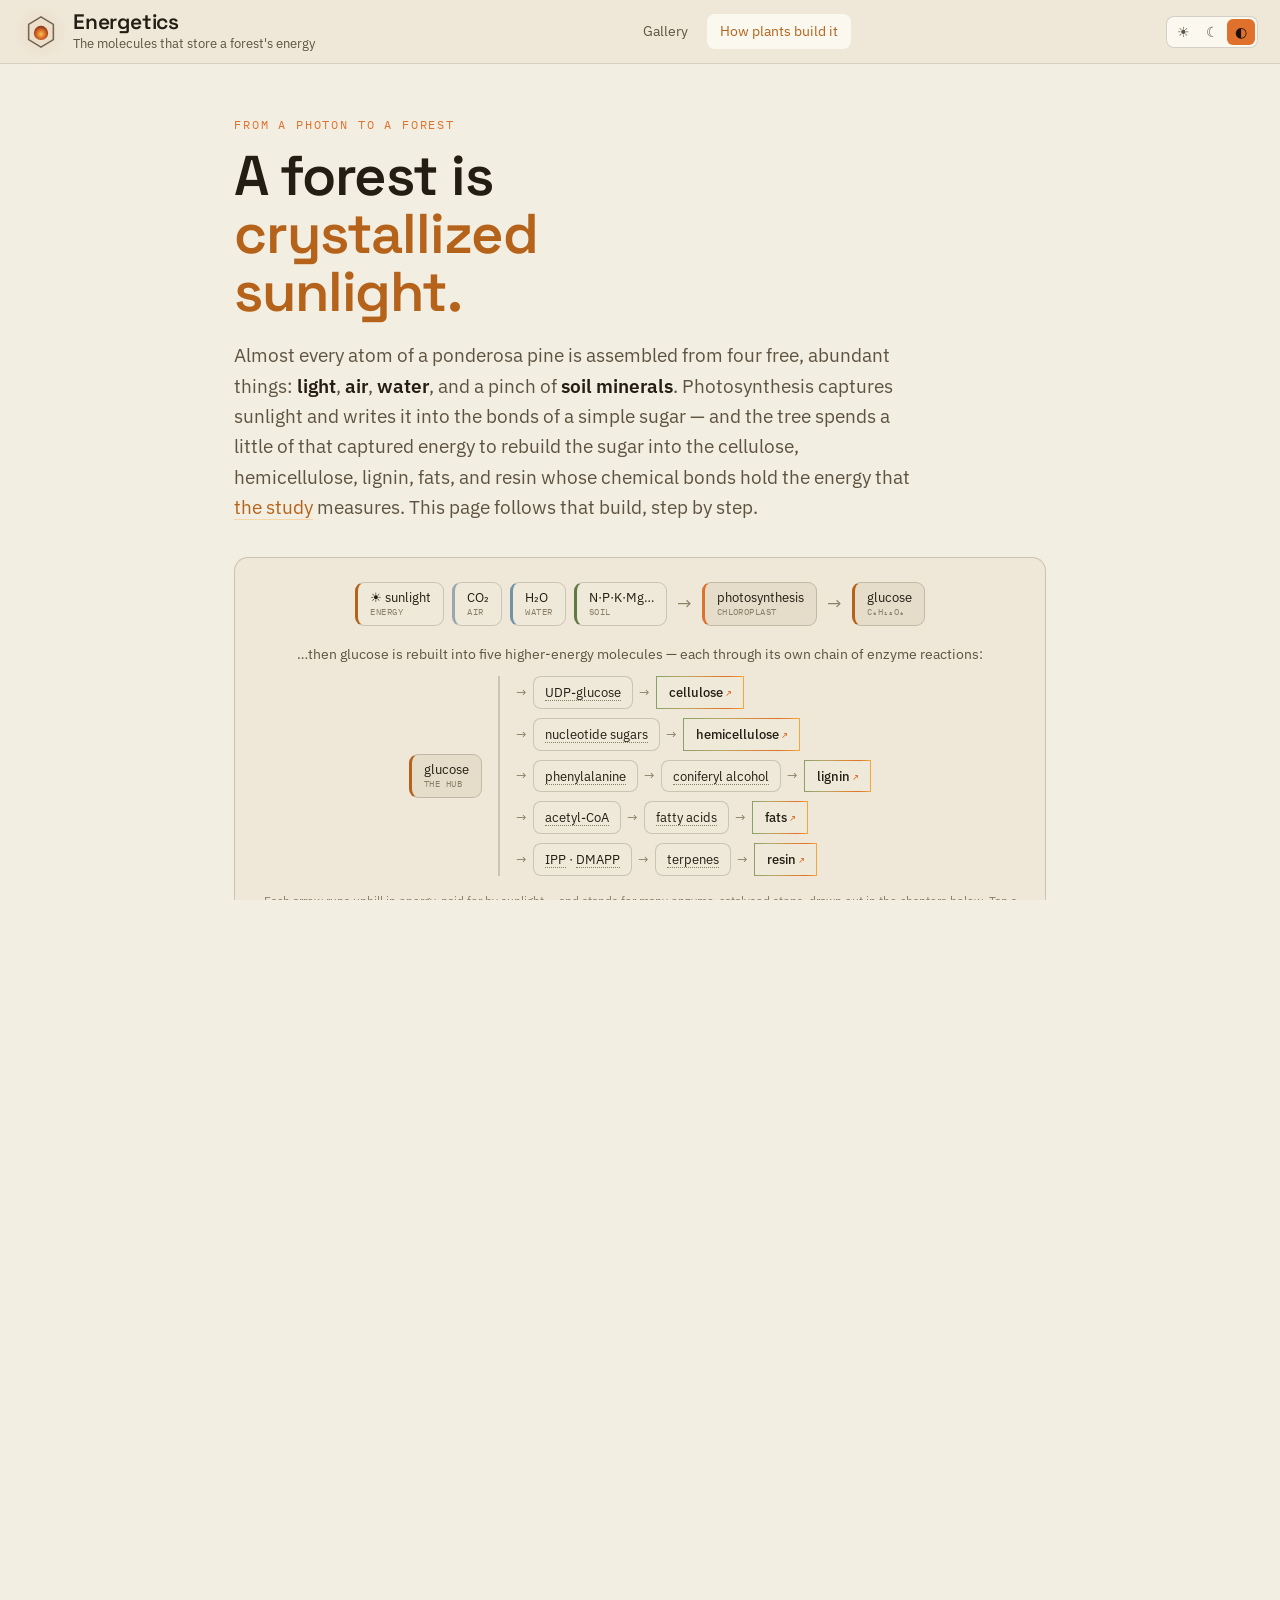
<file: docs/learn.html>
<!DOCTYPE html>
<html lang="en">
<head>
<meta charset="utf-8">
<meta name="viewport" content="width=device-width, initial-scale=1">
<script>/* set theme before paint to avoid a flash */(function(){try{var t=localStorage.getItem('theme')||'system';var h=document.documentElement;h.setAttribute('data-theme',t);h.style.colorScheme=(t==='system'?'light dark':t);}catch(e){}})();</script>
<title>How plants build it — Energetics</title>
<meta name="description" content="How a conifer forest builds its energy-storing molecules — cellulose, hemicellulose, lignin, fats, and resin — from sunlight, air, water, and soil. Photosynthesis and the biosynthetic pathways behind 'Ecosystems as energy fields'.">
<link rel="icon" href="data:image/svg+xml,%3Csvg xmlns='http://www.w3.org/2000/svg' viewBox='0 0 40 40'%3E%3Cpolygon points='20,4 33,12 33,28 20,36 7,28 7,12' fill='none' stroke='%236f6555' stroke-width='2'/%3E%3Ccircle cx='20' cy='21' r='7.5' fill='%23e0712d'/%3E%3C/svg%3E">
<link rel="preconnect" href="https://fonts.googleapis.com">
<link rel="preconnect" href="https://fonts.gstatic.com" crossorigin>
<link href="https://fonts.googleapis.com/css2?family=Space+Grotesk:wght@400;500;600;700&family=IBM+Plex+Sans:wght@400;500;600&family=IBM+Plex+Mono:wght@400;500;600&display=swap" rel="stylesheet">
<link rel="stylesheet" href="style.css">
<link rel="alternate" type="text/plain" title="LLM-readable index (llms.txt)" href="llms.txt">
<link rel="alternate" type="text/plain" title="Entire site as Markdown (llms-full.txt)" href="llms-full.txt">
<link rel="alternate" type="application/ld+json" title="Dataset metadata (JSON-LD, ChEBI-linked)" href="molecules.jsonld">
<link rel="sitemap" type="application/xml" href="sitemap.xml">
</head>
<body class="doc">

<header class="topbar">
  <a class="brand" href="index.html">
    <svg class="mark" viewBox="0 0 40 40" aria-hidden="true">
      <defs><radialGradient id="ember" cx="50%" cy="58%" r="60%">
        <stop offset="0%" stop-color="#f6c64b"/><stop offset="45%" stop-color="#e0712d"/><stop offset="100%" stop-color="#7c2d12"/>
      </radialGradient></defs>
      <polygon points="20,4 33,12 33,28 20,36 7,28 7,12" fill="none" stroke="#6f6555" stroke-width="1.6"/>
      <circle cx="20" cy="21" r="7.5" fill="url(#ember)"/>
    </svg>
    <div class="brand-text"><h1>Energetics</h1><p>The molecules that store a forest's energy</p></div>
  </a>
  <nav class="topnav">
    <a href="index.html">Gallery</a>
    <a href="learn.html" aria-current="page">How plants build it</a>
  </nav>
  <div class="theme-toggle" role="group" aria-label="Colour theme">
    <button data-theme-set="light" title="Light" aria-label="Light theme">☀</button>
    <button data-theme-set="dark" title="Dark" aria-label="Dark theme">☾</button>
    <button data-theme-set="system" title="Match system" aria-label="Match system">◐</button>
  </div>
</header>

<main class="doc-main">

  <!-- HERO: the thesis -->
  <section class="hero">
    <p class="eyebrow">From a photon to a forest</p>
    <h2 class="hero-title">A forest is <em>crystallized sunlight.</em></h2>
    <p class="lede">
      Almost every atom of a ponderosa pine is assembled from four free, abundant things:
      <strong>light</strong>, <strong>air</strong>, <strong>water</strong>, and a pinch of
      <strong>soil minerals</strong>. Photosynthesis captures sunlight and writes it into the bonds of
      a simple sugar — and the tree spends a little of that captured energy to rebuild the sugar into
      the cellulose, hemicellulose, lignin, fats, and resin whose chemical bonds hold the energy that
      <a href="index.html">the study</a> measures. This page follows that build, step by step.
    </p>

    <figure class="flow" aria-label="Inputs become glucose, which is rebuilt into the energy-storing molecules of wood">
      <div class="capture">
        <div class="inputs">
          <span class="node n-sun">☀ sunlight<small>energy</small></span>
          <span class="node n-air">CO₂<small>air</small></span>
          <span class="node n-water">H₂O<small>water</small></span>
          <span class="node n-soil">N·P·K·Mg…<small>soil</small></span>
        </div>
        <span class="flow-link" aria-hidden="true"></span>
        <span class="node n-photo">photosynthesis<small>chloroplast</small></span>
        <span class="flow-link" aria-hidden="true"></span>
        <span class="node n-glucose">glucose<small>C₆H₁₂O₆</small></span>
      </div>

      <p class="fan-intro">…then glucose is rebuilt into five higher-energy molecules — each through its own chain of enzyme reactions:</p>
      <div class="fan">
        <span class="node n-glucose fan-hub">glucose<small>the hub</small></span>
        <div class="fan-rows">
          <ol class="rxn"><li class="arr">→</li><li class="met"><a class="metlink" href="index.html#udp_glucose">UDP-glucose</a></li><li class="arr">→</li><li class="met end"><a href="index.html#cellohexaose">cellulose<small>↗</small></a></li></ol>
          <ol class="rxn"><li class="arr">→</li><li class="met"><a class="metlink" href="index.html#gdp_mannose">nucleotide sugars</a></li><li class="arr">→</li><li class="met end"><a href="index.html#ggm_compact">hemicellulose<small>↗</small></a></li></ol>
          <ol class="rxn"><li class="arr">→</li><li class="met"><a class="metlink" href="index.html#phenylalanine">phenylalanine</a></li><li class="arr">→</li><li class="met"><a class="metlink" href="index.html#coniferyl">coniferyl alcohol</a></li><li class="arr">→</li><li class="met end"><a href="index.html#lignin_bo4">lignin<small>↗</small></a></li></ol>
          <ol class="rxn"><li class="arr">→</li><li class="met"><a class="metlink" href="index.html#acetyl_coa">acetyl-CoA</a></li><li class="arr">→</li><li class="met"><a class="metlink" href="index.html#oleic_acid">fatty acids</a></li><li class="arr">→</li><li class="met end"><a href="index.html#triolein">fats<small>↗</small></a></li></ol>
          <ol class="rxn"><li class="arr">→</li><li class="met"><a class="metlink" href="index.html#ipp">IPP</a> · <a class="metlink" href="index.html#dmapp">DMAPP</a></li><li class="arr">→</li><li class="met"><a class="metlink" href="index.html#alpha_pinene">terpenes</a></li><li class="arr">→</li><li class="met end"><a href="index.html#abietic_acid">resin<small>↗</small></a></li></ol>
        </div>
      </div>
      <figcaption>Each arrow runs uphill in energy, paid for by sunlight — and stands for many enzyme-catalysed steps, drawn out in the chapters below. Tap a product to open its 3D model.</figcaption>
    </figure>
  </section>

  <!-- FIGURE A plate -->
  <section class="figplate" id="figure-a"
           aria-label="Figure A — molecular diagrams of cellulose, hemicellulose and lignin, arranged around a wood cross-section pie chart of dry-wood composition (cellulose 38–50%, hemicellulose 23–32%, lignin 15–25%).">
    <div class="figA-scaler"><div class="figA-stage" id="figAstage"></div></div>
    <p class="figplate-note">The three molecules this page follows make up most of a tree's dry mass — composed
      in Claude Design from this project's 3D molecule renders.</p>
  </section>

  <!-- 1. PHOTOSYNTHESIS -->
  <section class="chapter" id="photosynthesis">
    <div class="chapter-head"><span class="step">01</span><h3>Capturing the light</h3></div>
    <p class="standfirst">Photosynthesis splits water and fixes carbon dioxide from the air into sugar.</p>
    <p>
      Inside a needle's chloroplasts, sunlight does two jobs. It <strong>splits water</strong> — releasing
      the oxygen a forest exhales — and uses the energy to <strong>grab carbon dioxide from the air</strong>
      and stitch its carbon into sugar. The result is glucose, shipped through the tree as sucrose, the raw
      material for everything that follows. The headline facts are worth stating plainly: the carbon in wood
      comes from <em>thin air</em>; the hydrogen and the released oxygen come from <em>water</em>; the energy
      comes from <em>sunlight</em>.
    </p>
    <p class="molchips">
      <a class="molref" href="index.html#glc_open"><img src="img/glc_open.png" alt="">D-glucose</a>
      <a class="molref" href="index.html#co2"><img src="img/co2.png" alt="">CO₂</a>
      <a class="molref" href="index.html#h2o"><img src="img/h2o.png" alt="">H₂O</a>
      <a class="molref" href="index.html#o2"><img src="img/o2.png" alt="">O₂</a>
    </p>
    <details>
      <summary>Go deeper: the light reactions and the Calvin cycle</summary>
      <p>
        The chloroplast separates the work into two stages. In the <strong>light reactions</strong> (on the
        thylakoid membranes), chlorophyll — a porphyrin ring with a single <strong>magnesium</strong> ion at
        its heart — funnels light to two reaction centres. At Photosystem II a manganese cluster (Mn₄CaO₅)
        splits water: <span class="eq">2 H₂O → O₂ + 4 H⁺ + 4 e⁻</span>. The electrons run a "Z-scheme"
        (PSII → plastoquinone → cytochrome b6f → the copper protein plastocyanin → Photosystem I → ferredoxin),
        building <strong>NADPH</strong>, while the proton gradient drives ATP synthase to make <strong>ATP</strong>.
      </p>
      <p>
        In the <strong>Calvin cycle</strong> (in the surrounding stroma), the enzyme <strong>RuBisCO</strong>
        attaches CO₂ to a five-carbon acceptor; the product splits into two molecules of 3-phosphoglycerate,
        which ATP and NADPH reduce to the three-carbon sugar G3P. That reduction is the exact moment solar
        energy becomes chemical-bond energy. It takes six turns (≈18 ATP + 12 NADPH) to net one extra sugar;
        five of every six G3P are recycled to regenerate the acceptor. The triose sugar is exported to the
        cytosol and assembled into sucrose, with surplus carbon banked as starch.
      </p>
      <p class="myth"><strong>Common myth:</strong> the released O₂ does <em>not</em> come from CO₂ — it comes
        from the water that is split at Photosystem II.</p>
      <p class="pathway-cap">The Calvin cycle — turning CO₂ into sugar (stroma):</p>
      <ol class="pathway">
        <li class="met start">CO₂<small>from air</small></li>
        <li class="step"><span class="enz">RuBisCO</span><span class="cof">+ RuBP, fixation</span></li>
        <li class="met">3-phosphoglycerate<small>2 × C3</small></li>
        <li class="step"><span class="enz">PGK</span><span class="cof">ATP</span></li>
        <li class="met">1,3-bisphosphoglycerate</li>
        <li class="step"><span class="enz">GAPDH</span><span class="cof">NADPH → energy stored</span></li>
        <li class="met">G3P<small>triose phosphate</small></li>
        <li class="step"><span class="enz">6 turns, then cytosol</span></li>
        <li class="met end"><a href="index.html#glc_open">glucose · sucrose</a></li>
      </ol>
    </details>
  </section>

  <!-- 2. CELLULOSE -->
  <section class="chapter" id="cellulose">
    <div class="chapter-head"><span class="step">02</span><h3>Cellulose — spun at the cell's skin</h3></div>
    <p class="standfirst">The main mass of wood is glucose strung into crystalline cables.</p>
    <p>
      Cellulose is the most abundant polymer in wood (~40–45% of softwood) — long chains of glucose linked
      <strong>β-1,4</strong>. What makes it special is <em>where</em> it's made: rosette-shaped machines sitting
      <strong>in the cell's outer membrane</strong> spin the chains straight out into the wall, where about
      eighteen of them crystallise side-by-side into a stiff, water-shedding
      <a class="inline-link" href="index.html#cellohexaose">microfibril</a> — the load-bearing cable of wood.
    </p>
    <p class="molchips">
      <a class="molref" href="index.html#cellohexaose"><img src="img/cellohexaose.png" alt="">cellohexaose</a>
      <a class="molref" href="index.html#cellobiose"><img src="img/cellobiose.png" alt="">cellobiose</a>
      <a class="molref" href="index.html#bdglc"><img src="img/bdglc.png" alt="">β-D-glucose</a>
    </p>
    <details>
      <summary>Go deeper: UDP-glucose, rosettes, and a machine that walks</summary>
      <p>
        The actual building block isn't free glucose but <strong>UDP-glucose</strong> — "activated" glucose
        carrying its own reactive energy (made from sucrose by sucrose synthase, though recent work shows other
        routes can supply it too). Cellulose-synthase (CesA) proteins assemble into six-lobed <strong>rosettes</strong>
        in the plasma membrane — current evidence favours ≈18 subunits, built from three secondary-wall isoforms
        (conifers express the orthologous triplet in xylem). Each cycle adds one glucose to the <em>non-reducing
        end</em>, releasing UDP; because alternate units are flipped 180°, the true repeat is cellobiose, and the
        β linkage (not the α of starch) is exactly why cellulose is rigid and indigestible.
      </p>
      <p>
        As the new fibril crystallises and anchors in the wall, the resistance pushes the enzyme <em>forward</em>
        through the fluid membrane — the machine walks while the fibril stays put. Cortical microtubules beneath
        the membrane act as guide rails (via the CSI1/POM2 tether), setting the grain of the wood. This is the
        headline contrast with the matrix sugars next door, which are made indoors in the Golgi.
      </p>
      <p class="pathway-cap">Sugar to crystalline fibre, at the plasma membrane:</p>
      <ol class="pathway">
        <li class="met start">sucrose<small>from the phloem</small></li>
        <li class="step"><span class="enz">sucrose synthase</span><span class="cof">+ UDP</span></li>
        <li class="met">UDP-glucose<small>activated</small></li>
        <li class="step"><span class="enz">CesA rosette</span><span class="cof">plasma membrane · β-1,4</span></li>
        <li class="met">β-1,4-glucan chain</li>
        <li class="step"><span class="enz">H-bonding</span><span class="cof">crystallization</span></li>
        <li class="met end"><a href="index.html#cellohexaose">cellulose microfibril</a></li>
      </ol>
    </details>
  </section>

  <!-- 3. HEMICELLULOSE -->
  <section class="chapter" id="hemicellulose">
    <div class="chapter-head"><span class="step">03</span><h3>Hemicellulose — assembled indoors, shipped out</h3></div>
    <p class="standfirst">The flexible matrix that ties the cellulose cables together.</p>
    <p>
      Hemicelluloses fill the space between cellulose fibrils and lignin. In softwoods the main one is
      <a class="inline-link" href="index.html#ggm_compact">galactoglucomannan</a>, with a minor
      <a class="inline-link" href="index.html#agx_compact">arabinoglucuronoxylan</a> — branched chains built from
      a toolkit of several different sugars. Unlike cellulose, they are assembled <strong>inside the Golgi</strong>
      and delivered to the wall in vesicles.
    </p>
    <p class="molchips">
      <a class="molref" href="index.html#ggm_compact"><img src="img/ggm_compact.png" alt="">galactoglucomannan</a>
      <a class="molref" href="index.html#agx_compact"><img src="img/agx_compact.png" alt="">arabinoglucuronoxylan</a>
      <a class="molref" href="index.html#bdman"><img src="img/bdman.png" alt="">mannose</a>
      <a class="molref" href="index.html#bdxyl"><img src="img/bdxyl.png" alt="">xylose</a>
    </p>
    <details>
      <summary>Go deeper: nucleotide sugars and Golgi glycosyltransferases</summary>
      <p>
        First the cytosol builds a set of <strong>activated nucleotide sugars</strong> from the central hub
        UDP-glucose: UDP-galactose, UDP-glucuronic acid → UDP-xylose → UDP-arabinose, plus GDP-mannose from the
        fructose-6-phosphate pool. These are imported into the Golgi, where the chains are polymerised and
        decorated. The galactoglucomannan backbone is built by a <strong>cellulose-synthase-<em>like</em></strong>
        enzyme (CSLA, using GDP-sugars) — but the xylan backbone is built by entirely different families
        (GT43/GT47), and the branches are added by yet others: galactose, 4-O-methyl-glucuronic acid (its methyl
        from the cofactor SAM), and arabinofuranose, plus O-acetyl groups from acetyl-CoA.
      </p>
      <p class="myth"><strong>Worth knowing:</strong> all these sugars share the same (CH₂O)ₙ make-up, so a
        mannose-rich matrix is no more energy-dense than a xylose-rich one. Conifer wood burns hot because of its
        <em>lignin and resin</em>, not its hemicellulose.</p>
      <p class="pathway-cap">Building the sugar toolkit (cytosol), then assembling in the Golgi:</p>
      <ol class="pathway">
        <li class="met start">UDP-glucose<small>the hub</small></li>
        <li class="step"><span class="enz">UGD</span><span class="cof">2 NAD⁺</span></li>
        <li class="met">UDP-glucuronic acid</li>
        <li class="step"><span class="enz">UXS</span><span class="cof">− CO₂ (decarboxylation)</span></li>
        <li class="met">UDP-xylose</li>
        <li class="step"><span class="enz">4-epimerase / mutase</span><span class="cof">→ UDP-arabinose</span></li>
        <li class="met">UDP-Xyl · UDP-Ara · UDP-Gal · GDP-Man<small>nucleotide sugars</small></li>
        <li class="step"><span class="enz">Golgi glycosyltransferases</span><span class="cof">CSLA · GT43/47 · branches</span></li>
        <li class="met end"><a href="index.html#ggm_compact">galactoglucomannan · xylan</a></li>
      </ol>
    </details>
  </section>

  <!-- 4. LIGNIN -->
  <section class="chapter" id="lignin">
    <div class="chapter-head"><span class="step">04</span><h3>Lignin — the glue that makes wood</h3></div>
    <p class="standfirst">A tough, energy-dense aromatic network, polymerised by chemistry alone.</p>
    <p>
      Lignin is what turns soft cellulose into <em>wood</em>: a water-shedding, decay-resistant, energy-dense
      polymer that fills and stiffens the wall. Conifers build it almost entirely from one monomer,
      <a class="inline-link" href="index.html#coniferyl">coniferyl alcohol</a>, which is exported into the wall
      and then linked together by a <strong>template-free radical reaction</strong> — so every lignin molecule is
      a unique, irregular network rather than a regular polymer.
    </p>
    <p class="molchips">
      <a class="molref" href="index.html#coniferyl"><img src="img/coniferyl.png" alt="">coniferyl alcohol</a>
      <a class="molref" href="index.html#lignin_bo4"><img src="img/lignin_bo4.png" alt="">β-O-4 linkage</a>
      <a class="molref" href="index.html#lignin_bb"><img src="img/lignin_bb.png" alt="">pinoresinol</a>
      <a class="molref" href="index.html#sinapyl"><img src="img/sinapyl.png" alt="">sinapyl (hardwood)</a>
    </p>
    <details>
      <summary>Go deeper: the shikimate &amp; phenylpropanoid pathways, then radical coupling</summary>
      <p>
        <strong>Stage 1 — make the amino acid.</strong> In plastids, the seven-step shikimate pathway condenses
        two photosynthetic intermediates (PEP and erythrose-4-phosphate) into the amino acid
        <strong>phenylalanine</strong> (its nitrogen drawn from soil). Animals lack this pathway — which is why
        phenylalanine is "essential" in our diet, and why the herbicide glyphosate, which blocks one shikimate
        enzyme, kills plants but not us.
      </p>
      <p>
        <strong>Stage 2 — the phenylpropanoid trunk.</strong> PAL strips the amino group (→ cinnamic acid); a
        P450 enzyme adds a hydroxyl (→ p-coumaric acid, using O₂); 4CL attaches coenzyme A.
        <strong>Stage 3 — the monolignol branch.</strong> A methyl group from the cofactor SAM installs the single
        methoxyl that defines a <em>guaiacyl</em> unit, and two NADPH-driven reductions finish
        <strong>coniferyl alcohol</strong>. Softwoods make essentially no <a class="inline-link" href="index.html#sinapyl">sinapyl
        (syringyl) alcohol</a> because they lack the enzyme F5H — which is exactly why softwood lignin is guaiacyl-rich.
      </p>
      <p>
        <strong>In the wall</strong>, copper <strong>laccases</strong> (using O₂) and iron
        <strong>peroxidases</strong> (using H₂O₂) pull one electron off each monomer's phenol, making a radical;
        two radicals couple — most often at the <a class="inline-link" href="index.html#lignin_bo4">β-O-4 ether</a>,
        also β-5, β-β, and 5-5. There's no DNA template, so the bonds form by chemistry alone, giving a different,
        irregular network every time — though "dirigent" proteins can steer specific couplings (such as the
        symmetric <a class="inline-link" href="index.html#lignin_bb">pinoresinol</a>). Because lignin's aromatic
        rings are far more reduced than sugar rings, it is the most energy-dense major fraction of wood
        (~23–26 MJ/kg).
      </p>
      <ol class="pathway">
        <li class="head">the monolignol pathway → coniferyl alcohol</li>
        <li class="met start">phenylalanine<small>from the shikimate pathway</small></li>
        <li class="step"><span class="enz">PAL</span><span class="cof">− NH₃</span></li>
        <li class="met">cinnamic acid</li>
        <li class="step"><span class="enz">C4H · P450</span><span class="cof">+ O₂</span></li>
        <li class="met">p-coumaric acid</li>
        <li class="step"><span class="enz">4CL</span><span class="cof">+ CoA, ATP</span></li>
        <li class="met">p-coumaroyl-CoA</li>
        <li class="step"><span class="enz">HCT → C3′H → CCoAOMT</span><span class="cof">+ OCH₃ (from SAM) = guaiacyl</span></li>
        <li class="met">feruloyl-CoA</li>
        <li class="step"><span class="enz">CCR</span><span class="cof">NADPH</span></li>
        <li class="met">coniferaldehyde</li>
        <li class="step"><span class="enz">CAD</span><span class="cof">NADPH</span></li>
        <li class="met"><a href="index.html#coniferyl" style="color:inherit;text-decoration:none;border-bottom:1px dotted var(--paper-faint)">coniferyl alcohol</a><small>the softwood monolignol</small></li>
        <li class="step"><span class="enz">laccase · peroxidase</span><span class="cof">O₂ / H₂O₂ · radical coupling</span></li>
        <li class="met end"><a href="index.html#lignin_bo4">lignin network</a></li>
      </ol>
    </details>
  </section>

  <!-- 5. FATS -->
  <section class="chapter" id="fats">
    <div class="chapter-head"><span class="step">05</span><h3>Fats — concentrating the energy</h3></div>
    <p class="standfirst">The most energy-dense molecule a plant makes, built from two-carbon units.</p>
    <p>
      Fats pack more energy per gram than anything else a plant builds, because their long carbon chains are
      highly <strong>reduced</strong> — rich in C–H bonds and almost free of oxygen. Plants assemble them from
      sugar-derived two-carbon units, mostly as a concentrated reserve in seeds.
    </p>
    <p class="molchips">
      <a class="molref" href="index.html#oleic_acid"><img src="img/oleic_acid.png" alt="">oleic acid</a>
      <a class="molref" href="index.html#triolein"><img src="img/triolein.png" alt="">triolein</a>
      <a class="molref" href="index.html#palmitic_acid"><img src="img/palmitic_acid.png" alt="">palmitic acid</a>
    </p>
    <details>
      <summary>Go deeper: plastid fatty-acid synthesis and the Kennedy pathway</summary>
      <p>
        Sugar is broken down to <strong>acetyl-CoA</strong>, and fatty acids are built <strong>inside the
        plastid</strong> by a bacteria-like assembly line. The committed step is acetyl-CoA carboxylase (making
        malonyl-CoA); condensing enzymes then add two carbons per cycle — each followed by NADPH-driven reductions
        — up to 16- and 18-carbon saturated chains. The first double bond, which makes
        <a class="inline-link" href="index.html#oleic_acid">oleic acid</a>, is added by a separate soluble
        <strong>stearoyl-ACP Δ9 desaturase</strong>. The chains are then exported to the endoplasmic reticulum
        and assembled three-at-a-time onto a glycerol backbone (the Kennedy pathway) to make a
        <a class="inline-link" href="index.html#triolein">triacylglycerol</a>, stored in oil bodies. Conifers add
        an unusual signature: a Δ5 desaturase makes "pinolenic"-type fatty acids found almost nowhere else.
      </p>
      <p class="myth"><strong>Why so energy-rich:</strong> combustion energy tracks how reduced a molecule is.
        Fats yield ~37–39 kJ/g versus ~16–17 kJ/g for carbohydrates, whose ring carbons already each carry an
        oxygen.</p>
      <ol class="pathway">
        <li class="head">sugar → two-carbon units → fat</li>
        <li class="met start">glucose</li>
        <li class="step"><span class="enz">glycolysis → PDH</span><span class="cof">in the plastid</span></li>
        <li class="met">acetyl-CoA<small>2-carbon unit</small></li>
        <li class="step"><span class="enz">ACCase</span><span class="cof">ATP, + CO₂ (committed step)</span></li>
        <li class="met">malonyl-CoA</li>
        <li class="step"><span class="enz">fatty-acid synthase</span><span class="cof">7 cycles, NADPH</span></li>
        <li class="met">stearoyl-ACP<small>18:0, saturated</small></li>
        <li class="step"><span class="enz">stearoyl-ACP Δ9 desaturase</span><span class="cof">adds the double bond</span></li>
        <li class="met">oleic acid<small>18:1</small></li>
        <li class="step"><span class="enz">Kennedy pathway</span><span class="cof">×3 on glycerol, at the ER</span></li>
        <li class="met end"><a href="index.html#triolein">triacylglycerol</a></li>
      </ol>
    </details>
  </section>

  <!-- 6. EXTRACTIVES -->
  <section class="chapter" id="extractives">
    <div class="chapter-head"><span class="step">06</span><h3>Resin — the volatile, flammable fraction</h3></div>
    <p class="standfirst">A small, energy-dense, defensive fraction that also drives how conifers burn.</p>
    <p>
      Conifers make <strong>oleoresin</strong> — the turpentine (<a class="inline-link" href="index.html#alpha_pinene">pinenes</a>)
      and rosin (<a class="inline-link" href="index.html#abietic_acid">resin acids</a>) you can smell in a pine
      forest. It floods wounds to repel and trap bark beetles and seal injuries, and because it is a highly
      reduced hydrocarbon, it is extraordinarily energy-dense — a few percent of the biomass that carries an
      outsized share of stored energy and helps resinous conifer fuels burn so fiercely.
    </p>
    <p class="molchips">
      <a class="molref" href="index.html#alpha_pinene"><img src="img/alpha_pinene.png" alt="">α-pinene</a>
      <a class="molref" href="index.html#beta_pinene"><img src="img/beta_pinene.png" alt="">β-pinene</a>
      <a class="molref" href="index.html#abietic_acid"><img src="img/abietic_acid.png" alt="">abietic acid</a>
    </p>
    <details>
      <summary>Go deeper: the isoprenoid pathways and resin ducts</summary>
      <p>
        Terpenoids are built from a universal five-carbon unit (isopentenyl diphosphate) made by two routes — the
        <strong>MEP pathway</strong> in plastids and the <strong>MVA pathway</strong> in the cytosol. Joining these
        units gives a C10 precursor that <em>terpene synthases</em> cyclise into the
        <a class="inline-link" href="index.html#alpha_pinene">pinenes</a> (conifer versions unusually need
        manganese), and a C20 precursor that a bifunctional diterpene synthase folds into abietadiene; cytochrome
        P450 enzymes then oxidise it to <a class="inline-link" href="index.html#abietic_acid">resin acids</a> like
        abietic acid. The finished oleoresin is stored under pressure in a network of <strong>resin ducts</strong>
        lined by living cells, and the whole system is switched up by wound signals (jasmonate) — making resin a
        regulated immune response. At ~40–44 MJ/kg, in the range of petroleum fuels, it is costly to make, so the
        tree is deliberately banking captured energy into a high-density defensive reserve.
      </p>
      <p class="pathway-cap">From two-carbon and three-carbon units to the volatile (turpentine) and solid (rosin) fractions:</p>
      <div class="pathway-pair">
        <ol class="pathway">
          <li class="head">monoterpenes → turpentine</li>
          <li class="met start">acetyl-CoA · pyruvate + G3P</li>
          <li class="step"><span class="enz">MVA · MEP</span><span class="cof">cytosol / plastid</span></li>
          <li class="met">IPP + DMAPP<small>C5 units</small></li>
          <li class="step"><span class="enz">GPP synthase</span></li>
          <li class="met">geranyl-PP<small>C10</small></li>
          <li class="step"><span class="enz">pinene synthase</span><span class="cof">Mn²⁺</span></li>
          <li class="met end"><a href="index.html#alpha_pinene">α / β-pinene</a></li>
        </ol>
        <ol class="pathway">
          <li class="head">diterpenes → resin acids</li>
          <li class="met start">IPP + DMAPP</li>
          <li class="step"><span class="enz">GGPP synthase</span></li>
          <li class="met">geranylgeranyl-PP<small>C20</small></li>
          <li class="step"><span class="enz">abietadiene synthase</span><span class="cof">bifunctional cyclase</span></li>
          <li class="met">abietadiene</li>
          <li class="step"><span class="enz">CYP720B · P450</span><span class="cof">3 × O₂ oxidation</span></li>
          <li class="met end"><a href="index.html#abietic_acid">abietic acid</a></li>
        </ol>
      </div>
    </details>
  </section>

  <!-- 7. NUTRIENTS -->
  <section class="chapter" id="nutrients">
    <div class="chapter-head"><span class="step">07</span><h3>Where every atom comes from</h3></div>
    <p class="standfirst">Mostly air and water — with a pinch of soil minerals as the tools, not the fuel.</p>
    <p>
      Step back and the accounting is striking. The bulk of a tree — the carbon skeleton that holds the energy —
      is built from <strong>CO₂ in the air</strong> and <strong>water</strong>. The soil supplies only small
      quantities of mineral nutrients, and crucially these are <em>never the fuel</em>: they are the catalysts,
      cofactors, and cross-linkers that build and run the machinery, and they mostly stay behind as ash when wood
      burns.
    </p>
    <ul class="nutrients">
      <li><b>Nitrogen</b> — the usual limiting nutrient; every enzyme and amino acid, chlorophyll, and the huge
        pool of RuBisCO. Conifers take it up mostly as ammonium and fungal-delivered organic N.</li>
      <li><b>Phosphorus</b> — the backbone of ATP, NADPH, DNA, membranes, and the activated nucleotide sugars that
        feed wall-building.</li>
      <li><b>Magnesium</b> sits at the centre of every chlorophyll; <b>potassium</b> runs the stomata that admit
        CO₂; <b>sulfur</b> builds cysteine and the methyl-donor SAM; <b>calcium</b> cross-links the wall.</li>
      <li><b>Iron, manganese, copper</b> — catalytic metals that split water and shuttle electrons in
        photosynthesis, and that power the very <strong>laccases and peroxidases</strong> that build lignin.</li>
    </ul>
    <p>
      Pines don't forage alone: they are <strong>ectomycorrhizal</strong>, partnering with fungi that sheath the
      root tips and mine nitrogen and phosphorus far beyond the root's reach, traded for photosynthetic sugar.
    </p>
  </section>

  <!-- ============ PART II — RELEASING IT ============ -->
  <section class="part-intro" id="release">
    <p class="eyebrow">Part II · releasing it</p>
    <h2>How nature <em>releases</em> it</h2>
    <p class="lede">
      Building ran uphill. Releasing runs back down — and there are three main routes:
      <strong>fire</strong>, <strong>herbivory</strong>, and <strong>decay</strong>. All three do the same
      chemistry in the end: they oxidize the tree's reduced carbon back to CO₂ and water, returning the solar
      energy banked in its bonds (minus whatever the burner, browser, or fungus keeps for itself).
    </p>
    <p>
      But a tree is not chemically uniform — and what each part is <em>made of</em> controls how it burns, whether
      anything can eat it, and how fast it rots. Energy and decay-resistance both rise with lignin and extractives;
      the fine, foliage-rich parts are where the easy energy lives:
    </p>

    <figure class="comp-figure" aria-label="Approximate biochemical composition of conifer tree parts">
      <div class="comp-legend">
        <span><i class="seg-cell"></i>cellulose</span>
        <span><i class="seg-hemi"></i>hemicellulose</span>
        <span><i class="seg-lig"></i>lignin</span>
        <span><i class="seg-ext"></i>extractives (resin, terpenes, fats)</span>
        <span><i class="seg-oth"></i>protein · ash · suberin</span>
      </div>
      <div class="comp">
        <span class="comp-lab">needles<small>fine fuel</small></span>
        <span class="comp-bar"><i class="seg-cell" style="width:26%"></i><i class="seg-hemi" style="width:19%"></i><i class="seg-lig" style="width:40%"></i><i class="seg-ext" style="width:12%"></i><i class="seg-oth" style="width:3%"></i></span>
        <span class="comp-lab">cones</span>
        <span class="comp-bar"><i class="seg-cell" style="width:37%"></i><i class="seg-hemi" style="width:24%"></i><i class="seg-lig" style="width:28%"></i><i class="seg-ext" style="width:9%"></i><i class="seg-oth" style="width:2%"></i></span>
        <span class="comp-lab">fine twigs<small>fine fuel</small></span>
        <span class="comp-bar"><i class="seg-cell" style="width:38%"></i><i class="seg-hemi" style="width:20%"></i><i class="seg-lig" style="width:30%"></i><i class="seg-ext" style="width:8%"></i><i class="seg-oth" style="width:4%"></i></span>
        <span class="comp-lab">bark<small>heat shield</small></span>
        <span class="comp-bar"><i class="seg-cell" style="width:25%"></i><i class="seg-hemi" style="width:13%"></i><i class="seg-lig" style="width:34%"></i><i class="seg-ext" style="width:19%"></i><i class="seg-oth" style="width:9%"></i></span>
        <span class="comp-lab">sapwood</span>
        <span class="comp-bar"><i class="seg-cell" style="width:43%"></i><i class="seg-hemi" style="width:20%"></i><i class="seg-lig" style="width:28%"></i><i class="seg-ext" style="width:4%"></i><i class="seg-oth" style="width:5%"></i></span>
        <span class="comp-lab">heartwood</span>
        <span class="comp-bar"><i class="seg-cell" style="width:40%"></i><i class="seg-hemi" style="width:20%"></i><i class="seg-lig" style="width:29%"></i><i class="seg-ext" style="width:8%"></i><i class="seg-oth" style="width:3%"></i></span>
        <span class="comp-lab">roots</span>
        <span class="comp-bar"><i class="seg-cell" style="width:38%"></i><i class="seg-hemi" style="width:20%"></i><i class="seg-lig" style="width:32%"></i><i class="seg-ext" style="width:5%"></i><i class="seg-oth" style="width:5%"></i></span>
      </div>
      <p class="comp-cap">Approximate dry-mass composition for a pine; ranges vary widely with species, age, site, and
        assay (e.g. needle data from loblolly pine; heartwood gains resin acids as living cells die). Sapwood and
        heartwood hold most of the tree's mass and energy — yet in a fire they usually survive, while the
        lignin- and resin-rich fine fuels carry the flame.</p>
    </figure>
  </section>

  <!-- 08 FIRE -->
  <section class="chapter" id="fire">
    <div class="chapter-head"><span class="step">08</span><h3>Fire — unzipping the polymers</h3></div>
    <p class="standfirst">A flame doesn't burn solid wood; it burns the gas the wood gives off when heated.</p>
    <p>
      Combustion happens in stages. Heat first drives off water, then <strong>pyrolysis</strong> cracks the cell-wall
      polymers into flammable gases and tar — and <em>that</em> is what the visible flame burns — leaving behind a
      carbon-rich <strong>char</strong>. The polymers come apart at different temperatures, and
      <a class="inline-link" href="index.html#lignin_bo4">lignin</a> leaves the most char. Conifer
      <a class="inline-link" href="index.html#alpha_pinene">resin and terpenes</a>, with very low flash points
      (~32 °C) and high energy, help fine fuels catch. Crucially, real fires are <em>incomplete</em>: needles, twigs,
      and bark flakes carry the flame, while the energy-dense trunk and roots mostly char or survive — so most of a
      forest's stored energy is <em>not</em> released in any one fire, and some carbon is locked away as long-lived charcoal.
    </p>
    <details>
      <summary>Go deeper: the thermal staircase, char, and incomplete combustion</summary>
      <p>
        Each polymer has its own decomposition window. <strong>Hemicellulose</strong> is least stable and goes first
        (~220–315 °C); <strong>cellulose</strong> follows in a sharp burst (~315–400 °C, peak ~340 °C); and
        <strong>lignin</strong> decomposes slowly across a huge range (~160–900 °C), yielding ~40–45% of its mass as
        char. Cellulose pyrolysis is endothermic (it soaks up heat), while hemicellulose and lignin are exothermic.
      </p>
      <ol class="thermo" aria-label="Decomposition temperature ranges by polymer">
        <li class="thermo-row"><span class="thermo-lab">water<small>drying</small></span><span class="thermo-track"><span class="thermo-bar" style="left:1%;width:11%"></span></span></li>
        <li class="thermo-row"><span class="thermo-lab">hemicellulose<small>char ~23%</small></span><span class="thermo-track"><span class="thermo-bar" style="left:20%;width:11%"></span></span></li>
        <li class="thermo-row"><span class="thermo-lab">cellulose<small>char ~8%</small></span><span class="thermo-track"><span class="thermo-bar" style="left:31%;width:10%"></span></span></li>
        <li class="thermo-row"><span class="thermo-lab">lignin<small>char ~45%</small></span><span class="thermo-track"><span class="thermo-bar" style="left:13%;width:87%"></span></span></li>
        <li class="thermo-axis"><span></span><span class="thermo-ticks"><b>~100 °C</b><b>300</b><b>500</b><b>700</b><b>900 °C</b></span></li>
      </ol>
      <p>
        About <strong>70%</strong> of dry wood leaves as volatiles that feed the flame; the rest is char that glows
        and smolders. Burning efficiency is measured by the modified combustion efficiency (MCE): vigorous
        <em>flaming</em> runs ~0.95–0.99, while <em>smoldering</em> char drops to ~0.65–0.85, releasing more carbon
        monoxide and smoke. Char oxidation can account for roughly a third of the energy in vegetation fuels — but
        much char never fully burns. A pine charcoal is ~50–90% carbon and can persist in soils for decades to
        millennia, so fire both releases energy <em>and</em> banks a slow-cycling carbon residue.
      </p>
      <p class="myth"><strong>Worth knowing:</strong> even a crown fire consumes only ~56–66% of the canopy foliage,
        and almost none of the bole — incomplete combustion is the rule, not the exception.</p>
    </details>
  </section>

  <!-- 09 HERBIVORY -->
  <section class="chapter" id="consumption">
    <div class="chapter-head"><span class="step">09</span><h3>Herbivory — renting a microbe</h3></div>
    <p class="standfirst">Most of a tree is indigestible to animals — unless they borrow the right enzymes.</p>
    <p>
      Animals eat plants to capture the same bond energy, but there's a catch: <strong>no animal makes the enzyme to
      digest cellulose</strong>, and lignin is essentially indigestible. So herbivores either eat the easy,
      energy-rich tissues — sugars, starch, fats, and protein in foliage and seeds, digested directly to ATP — or
      they <strong>rent gut microbes</strong> that ferment cellulose into short-chain fatty acids the animal can
      absorb (deer and other ruminants, horses, and termites all do this). In conifer forests vertebrate browsing is
      modest, but insects — above all <strong>bark beetles</strong> — can kill whole landscapes; conifers fight back
      with the very <a class="inline-link" href="index.html#abietic_acid">terpene resin</a> that also makes them flammable.
    </p>
    <div class="hhv-compare" aria-label="Fraction of plant production eaten by herbivores">
      <div class="hhv-row"><span class="hhv-lab">forest</span><span class="hhv-bar"><i style="width:6%"></i></span><span class="hhv-val">~1–10%</span></div>
      <div class="hhv-row"><span class="hhv-lab">terrestrial average</span><span class="hhv-bar"><i style="width:18%"></i></span><span class="hhv-val">~18%</span></div>
      <div class="hhv-row"><span class="hhv-lab">grassland (Serengeti)</span><span class="hhv-bar"><i style="width:66%"></i></span><span class="hhv-val">~66%</span></div>
    </div>
    <details>
      <summary>Go deeper: gut fermentation and how the energy becomes ATP</summary>
      <p>
        A ruminant (deer, elk) houses trillions of microbes that <em>do</em> make cellulases. In the rumen, microbes
        depolymerise cellulose to sugars and ferment them to <strong>volatile fatty acids</strong> — acetate,
        propionate, and butyrate (roughly 70:20:10 on browse) — which the animal absorbs through the gut wall and
        oxidises for energy. These VFAs supply ~70–80% of a ruminant's energy; the microbes themselves are then
        digested as protein. Termites do the same for wood, their gut symbionts removing 74–99% of the cellulose.
      </p>
      <ol class="pathway">
        <li class="head">how a browser extracts wood energy</li>
        <li class="met start">cellulose · hemicellulose</li>
        <li class="step"><span class="enz">microbial cellulases</span><span class="cof">rumen / hindgut symbionts</span></li>
        <li class="met">sugars</li>
        <li class="step"><span class="enz">fermentation</span><span class="cof">→ acetate · propionate · butyrate</span></li>
        <li class="met">volatile fatty acids<small>absorbed by the animal</small></li>
        <li class="step"><span class="enz">β-oxidation · TCA · ox-phos</span><span class="cof">in mitochondria</span></li>
        <li class="met end">ATP<small>~30–32 per glucose</small></li>
      </ol>
      <p class="myth"><strong>Lignin's last trick:</strong> it passes through the gut almost untouched and physically
        shields the digestible sugars, which is why woody, lignin-rich tissue is poor forage — and why the easy
        calories are in young needles, sap, and seeds (fat at ~9 kcal/g vs ~4 for carbohydrate). Soluble sugars,
        starch, fat, and protein need no microbes — the animal's own enzymes handle them directly.</p>
    </details>
  </section>

  <!-- 10 DECAY -->
  <section class="chapter" id="decay">
    <div class="chapter-head"><span class="step">10</span><h3>Decay — the slow fire</h3></div>
    <p class="standfirst">Fungi and microbes burn wood at room temperature, over years instead of minutes.</p>
    <p>
      Most biomass is neither burned nor eaten — it is <strong>decomposed</strong>, mostly by fungi.
      <strong>White-rot fungi</strong> are the only organisms that fully dismantle lignin, using the same kind of
      oxidative enzymes (laccases and peroxidases) that <em>built</em> it, and they take the cellulose too.
      <strong>Brown-rot fungi</strong> — characteristic of conifer deadwood — skip enzymes for the cellulose and
      instead deploy a chemical bomb: a Fenton reaction that makes hydroxyl radicals to shred the carbohydrate,
      leaving a brown, lignin-rich crumble. Bacteria, water, and litter invertebrates pitch in. All of them
      <strong>respire</strong> the reduced carbon back to CO₂ + water + heat — the same total energy as burning, just
      released slowly. Lignin, extractives, and dense heartwood resist all this, which is why heartwood and bark last,
      and roughly 10–30% of the carbon ends up stabilised in soil rather than respired.
    </p>
    <details>
      <summary>Go deeper: white rot vs brown rot, and how long it lingers</summary>
      <div class="pathway-pair">
        <ol class="pathway">
          <li class="head">white rot</li>
          <li class="met start"><a href="index.html#lignin_bo4" style="color:inherit;text-decoration:none;border-bottom:1px dotted var(--paper-faint)">lignin</a> + cellulose</li>
          <li class="step"><span class="enz">laccase · LiP · MnP</span><span class="cof">O₂ / H₂O₂ oxidation</span></li>
          <li class="met">cracked aromatics + sugars</li>
          <li class="step"><span class="enz">respiration</span></li>
          <li class="met end">CO₂ + H₂O + heat</li>
        </ol>
        <ol class="pathway">
          <li class="head">brown rot (conifer-associated)</li>
          <li class="met start">cellulose + hemicellulose</li>
          <li class="step"><span class="enz">Fenton: Fe²⁺ + H₂O₂</span><span class="cof">→ hydroxyl radical (OH•)</span></li>
          <li class="met">depolymerised sugars<small>+ brown lignin residue</small></li>
          <li class="step"><span class="enz">respiration</span></li>
          <li class="met end">CO₂ + H₂O + heat</li>
        </ol>
      </div>
      <p>
        Decay speed tracks composition. Ponderosa needle litter turns over in ~6–13 years
        (<span class="eq">k ≈ 0.08–0.18 yr⁻¹</span>); a fallen white-fir log takes a half-life of ~14 years, and large
        conifer logs persist for 50–120 years. Gymnosperm wood decays roughly 2–3× slower than angiosperm wood
        (occasionally 10× for rot-resistant species), and standing dead snags decay far slower than logs on the moist
        ground. Of the carbon that <em>is</em> decomposed, ~70–90% is respired straight back to CO₂; the remainder
        becomes humus and soil organic matter — the forest's long-term carbon (and energy) savings account.
      </p>
      <p class="myth"><strong>Full circle:</strong> the enzymes white-rot fungi use to take lignin apart are
        mechanistic cousins of the laccases and peroxidases the tree used to <em>build</em> it — the same oxidative
        chemistry, run in reverse.</p>
    </details>
  </section>

  <!-- 11 CHARCOAL -->
  <section class="chapter" id="charcoal">
    <div class="chapter-head"><span class="step">11</span><h3>Charcoal — the carbon that escapes</h3></div>
    <p class="standfirst">Burn wood incompletely and you forge a carbon almost nothing can break down.</p>
    <p>
      Not all of it comes straight back as CO₂. When fire burns wood incompletely, it forges a fraction — commonly
      10–15%, sometimes up to ~30% — into <strong><a class="inline-link" href="index.html#charcoal">charcoal</a></strong> (pyrogenic carbon). Heat drives off the volatiles
      and rearranges what remains into fused sheets of aromatic carbon, approaching the structure of graphite. The
      microbes and the very enzymes that rot wood find almost nothing to grip, so charcoal persists
      <strong>10–100× longer</strong> than the wood it came from: centuries to millennia in soils, and — once buried
      in sediment — <strong>hundreds of millions of years</strong> in rock, as the fossil charcoal (fusain /
      inertinite) that fills ancient coal. The reduced carbon's chemical energy stays locked in those aromatic bonds
      the whole time (charcoal is itself a fuel). So fire isn't only a release: it also banks a slow, globally large
      carbon-and-energy sink — about <strong>256 million tonnes of carbon a year</strong>, with the oldest charcoal
      ~420 million years old, the earliest trace of wildfire on Earth.
    </p>
    <p class="molchips">
      <a class="molref" href="index.html#charcoal"><img src="img/charcoal.png" alt="">charcoal<small>coronene</small></a>
      <a class="molref" href="index.html#lignite"><img src="img/lignite.png" alt="">lignite</a>
      <a class="molref" href="index.html#bituminous"><img src="img/bituminous.png" alt="">bituminous</a>
      <a class="molref" href="index.html#anthracite"><img src="img/anthracite.png" alt="">anthracite</a>
      <a class="molref" href="index.html#kerogen"><img src="img/kerogen.png" alt="">kerogen</a>
      <a class="molref" href="index.html#crude_oil"><img src="img/crude_oil.png" alt="">crude oil</a>
    </p>
    <p style="font-size:12px;color:var(--paper-faint);margin:-6px 0 16px;">Representative 3D models — open any in the gallery. Coal, char, kerogen and oil are heterogeneous materials, so each is a defensible stand-in, not the real substance.</p>
    <div class="hhv-compare" aria-label="How long carbon stays locked away, by fate (log scale)">
      <div class="hhv-row"><span class="hhv-lab">respired / decayed</span><span class="hhv-bar"><i style="width:18%"></i></span><span class="hhv-val">years–decades</span></div>
      <div class="hhv-row"><span class="hhv-lab">charcoal in soil</span><span class="hhv-bar"><i style="width:45%"></i></span><span class="hhv-val">centuries–millennia</span></div>
      <div class="hhv-row"><span class="hhv-lab">coal · oil · fossil charcoal</span><span class="hhv-bar"><i style="width:92%"></i></span><span class="hhv-val">10⁶–10⁸ years</span></div>
    </div>
    <details>
      <summary>Go deeper: why charcoal is so stable — and what it records</summary>
      <p>
        Charring temperature sets the structure. Above ~400 °C the leftover carbon condenses into polycyclic
        aromatic clusters (often &gt;7 fused rings); as temperature climbs the carbon content rises from ~48% in raw
        wood to ~85% at 600 °C and ~94% at 800 °C, shedding the oxygen-bearing "handles" enzymes need. The interior
        carbons are bonded only to other carbons, which is why condensed pyrogenic carbon is one of Earth's most
        decay-resistant organic pools — though it's a continuum, and lightly-charred material is far more labile
        (some field studies see surprisingly fast loss of that fraction).
      </p>
      <p>
        Globally, fire converts ~<strong>256 Tg C/yr</strong> (≈12% of fire's carbon emissions) into pyrogenic
        carbon, which accumulates to roughly <strong>~200 Pg C in soils</strong> and ~480–1440 Pg C in marine
        sediments. Buried and lithified, charcoal becomes <strong>inertinite</strong>, a coal maceral that is
        literally fossil wildfire: Carboniferous coals (≈359–299 Ma) are inertinite-rich (~15–20%, locally 40–50%).
        Because charcoal only forms and spreads when atmospheric oxygen sits in a "fire window" (≈16–35%), the
        inertinite in those coals also works as a paleo-oxygen gauge — pointing to a Late-Paleozoic O₂ peak around
        ~28–30%, well above today's 21%, which fed the era's intense, frequent fires.
      </p>
    </details>

    <!-- vignette: deep time -->
    <aside class="vignette" id="deeptime">
      <div class="v-eyebrow">a vignette · deep time</div>
      <h4>Peat, coal, and oil — the long-term vaults</h4>
      <p>
        Charcoal is the fast end of geological carbon storage; given the right graveyard, ordinary biomass joins it.
        Where decay <em>stalls</em>, whole forests' worth of carbon — and the sunlight banked in it — can be locked
        away for hundreds of millions of years.
      </p>
      <p>
        <strong>Peat.</strong> In waterlogged, anoxic, acidic bogs the decomposers choke and plant litter only
        half-rots, piling up as <strong>peat</strong>. It is the first step — and already a giant store: the world's
        peatlands hold <strong>&gt;600 Gt of carbon, more than all living vegetation combined</strong>, accumulating
        at only ~20 g C per m² per year. The great coal swamps of the Carboniferous were lignin-rich peat-forming
        forests buried under a high-oxygen sky.
      </p>
      <p>
        <strong>Coal.</strong> Bury peat under sediment, heat, and time and it <strong>coalifies</strong>, shedding
        water and oxygen and concentrating carbon at each step. <em>Heat</em> — not pressure or mere age — is the
        master control:
      </p>
      <ol class="pathway">
        <li class="head">coalification — carbon concentrates with heat &amp; time</li>
        <li class="met start">peat<small>~60% C</small></li>
        <li class="step"><span class="enz">burial · heat</span><span class="cof">millions of years</span></li>
        <li class="met"><a class="metlink" href="index.html#lignite">lignite</a><small>~70% C</small></li>
        <li class="step"><span class="enz">deeper · hotter</span></li>
        <li class="met">sub-bituminous → <a class="metlink" href="index.html#bituminous">bituminous</a><small>~75–90% C</small></li>
        <li class="step"><span class="enz">highest rank</span></li>
        <li class="met end"><a href="index.html#anthracite">anthracite<small>&gt;90% C</small></a></li>
      </ol>
      <p style="margin-top:14px;">
        <strong>Oil &amp; gas</strong> come from a different graveyard — not wood, but <strong>marine algae and
        plankton</strong> sinking into anoxic seafloor mud. Buried into the "oil window," their kerogen cracks into
        liquid petroleum, and hotter still into natural gas:
      </p>
      <ol class="pathway">
        <li class="head">oil &amp; gas — from marine plankton</li>
        <li class="met start">algae · plankton</li>
        <li class="step"><span class="enz">anoxic burial</span><span class="cof">→ kerogen</span></li>
        <li class="met"><a class="metlink" href="index.html#kerogen">kerogen</a></li>
        <li class="step"><span class="enz">oil window</span><span class="cof">~60–120 °C · 2–4 km deep</span></li>
        <li class="met"><a class="metlink" href="index.html#crude_oil">crude oil</a></li>
        <li class="step"><span class="enz">hotter (&gt;150 °C)</span></li>
        <li class="met end">natural gas</li>
      </ol>
      <p style="margin-top:14px;">
        Peat, coal, and oil are all <strong>ancient stored sunlight</strong> — the same reduced-carbon chemical
        energy a forest banks each summer, kept for <strong>10⁶–10⁸ years</strong>. Burning fossil fuels simply
        withdraws it, releasing in a century what took a hundred million years to save.
      </p>
    </aside>
  </section>

  <!-- CLOSING: energy tie-back -->
  <section class="closing">
    <h3>It all comes back as heat</h3>
    <p>
      Building these molecules runs <em>uphill</em>: sunlight lifts low-energy CO₂ and water into the high-energy
      C–H and C–C bonds of reduced carbon. The more reduced the molecule, the more energy it stores — which is why
      the same forest holds its energy so unevenly:
    </p>
    <div class="hhv-compare" aria-label="Approximate higher heating value by component">
      <div class="hhv-row"><span class="hhv-lab">carbohydrate (cellulose)</span><span class="hhv-bar"><i style="width:38%"></i></span><span class="hhv-val">~17 MJ/kg</span></div>
      <div class="hhv-row"><span class="hhv-lab">lignin</span><span class="hhv-bar"><i style="width:57%"></i></span><span class="hhv-val">~26 MJ/kg</span></div>
      <div class="hhv-row"><span class="hhv-lab">fats</span><span class="hhv-bar"><i style="width:86%"></i></span><span class="hhv-val">~39 MJ/kg</span></div>
      <div class="hhv-row"><span class="hhv-lab">resin terpenes</span><span class="hhv-bar"><i style="width:96%"></i></span><span class="hhv-val">~44 MJ/kg</span></div>
    </div>
    <p>
      Combustion — or slow decay — simply runs the whole thing backwards: the reduced carbon falls back to CO₂
      and water, releasing the solar energy banked in its bonds. That released enthalpy, summed across hundreds of
      thousands of trees, is what <em>Ecosystems as energy fields</em> measures for a whole landscape.
    </p>
    <p class="closing-cta">
      <a class="btn-primary" href="index.html">Explore the molecules in 3D →</a>
    </p>
  </section>

  <footer class="doc-foot">
    <p>Built with RDKit &amp; PyMOL. Biochemistry compiled for the manuscript
       <em>Ecosystems as energy fields</em> (Falk, Swetnam &amp; McKenzie, 2026); figures are defined
       representatives, captioned as such.</p>
  </footer>

</main>

<script>
/* Figure A: load the native figure fragment and scale it to fit the page width.
   Native HTML means the whole figure always renders — it can't be cropped like a screenshot. */
(function () {
  var scaler = document.querySelector(".figA-scaler"),
      stage = document.getElementById("figAstage");
  if (!scaler || !stage) return;
  var DESIGN_W = 1660;
  function fit() {
    var k = scaler.clientWidth / DESIGN_W;
    stage.style.transform = "scale(" + k + ")";
    scaler.style.height = (stage.offsetHeight * k) + "px";
    scaler.style.aspectRatio = "auto";
  }
  fetch("fig/figureA-inline.html")
    .then(function (r) { return r.text(); })
    .then(function (html) {
      stage.innerHTML = html;
      fit();
      stage.querySelectorAll("img").forEach(function (im) { im.addEventListener("load", fit); });
      setTimeout(fit, 400);
    })
    .catch(function () { scaler.style.display = "none"; });
  window.addEventListener("resize", fit);
})();
</script>
<script src="theme.js"></script>
</body>
</html>
</file>
<file: docs/style.css>
/* Energetics — heartwood-char palette, ember = energy, moss = living biomass.
   Type: Space Grotesk (display) · IBM Plex Sans (UI) · IBM Plex Mono (data). */

/* Theme: each colour is light-dark(LIGHT, DARK). color-scheme (set per data-theme by theme.js)
   picks which value resolves — so dark stays as designed and a warm light theme comes for free. */
:root{ color-scheme: light dark; }            /* default = follow the OS (system) */
:root[data-theme="light"]{ color-scheme: light; }
:root[data-theme="dark"]{ color-scheme: dark; }
:root[data-theme="system"]{ color-scheme: light dark; }

:root{
  --char:    light-dark(#f3eee2, #16130f);   /* app bg — warm paper / burnt heartwood */
  --bark:    light-dark(#fbf8f0, #1f1912);   /* panel */
  --bark-2:  light-dark(#efe9da, #2a2219);   /* raised / hover */
  --bark-3:  light-dark(#e5ddca, #352b20);   /* active */
  --paper:   light-dark(#231d13, #f1e9da);   /* primary text */
  --paper-dim:   light-dark(#5d5340, #b3a892);
  --paper-faint: light-dark(#8a7f66, #7d735f);
  --line:    light-dark(rgba(40,30,16,.12), rgba(241,233,218,.10));
  --line-2:  light-dark(rgba(40,30,16,.18), rgba(241,233,218,.18));

  --ember:#e0712d;                           /* primary accent — reads on both */
  --flame:   light-dark(#b5631a, #f4a93b);   /* hot highlight (darker amber on light) */
  --moss:    light-dark(#5f7a45, #8aa06a);   /* living biomass */

  --inset:   light-dark(#efe8d8, #1b1610);   /* diagram-panel bg */
  --inset-2: light-dark(#e9e1cf, #19140f);   /* deeper inset bg */
  --topbar:  light-dark(#efe8d9, #1b1610);   /* header bg */
  --viewer-bg: light-dark(#fbfaf7, #0d0b08); /* 3D viewport bg */

  --radius:10px;
  --sidebar-w:300px;
  --topbar-h:64px;

  /* energy gradient: cool moss (structural carbs) -> hot ember (lipids/terpenes) */
  --grad-energy:linear-gradient(90deg,#8aa06a 0%,#b9a96a 32%,#d98a3a 60%,#e0712d 82%,#f4a93b 100%);
}

*{box-sizing:border-box}
html,body{height:100%}
body{
  margin:0; background:var(--char); color:var(--paper);
  font-family:"IBM Plex Sans",system-ui,sans-serif;
  font-size:15px; line-height:1.5; -webkit-font-smoothing:antialiased;
  text-rendering:optimizeLegibility;
}
h1,h2{font-family:"Space Grotesk",sans-serif; margin:0; font-weight:600; letter-spacing:-.01em}
a{color:inherit}
::selection{background:rgba(224,113,45,.32)}

/* ---------- top bar ---------- */
.topbar{
  height:var(--topbar-h); display:flex; align-items:center; justify-content:space-between;
  gap:16px; padding:0 22px; border-bottom:1px solid var(--line);
  background:var(--topbar);
  position:sticky; top:0; z-index:20;
}
.brand{display:flex; align-items:center; gap:13px; min-width:0}
.mark{width:38px; height:38px; flex:0 0 auto; filter:drop-shadow(0 0 10px rgba(224,113,45,.35))}
.brand-text h1{font-size:21px; line-height:1}
.brand-text p{margin:2px 0 0; font-size:12.5px; color:var(--paper-dim)}
.topbar-meta{display:flex; align-items:center; gap:18px; flex:0 0 auto}
.meta-stat{font-family:"IBM Plex Mono",monospace; font-size:11.5px; color:var(--paper-faint);
  text-transform:uppercase; letter-spacing:.08em}
.paper-link{font-size:13px; color:var(--paper-dim); text-decoration:none; padding-bottom:1px;
  border-bottom:1px solid var(--line-2); transition:color .15s,border-color .15s}
.paper-link:hover{color:var(--flame); border-color:var(--flame)}

/* ---------- layout ---------- */
.layout{display:grid; grid-template-columns:var(--sidebar-w) 1fr; height:calc(100vh - var(--topbar-h))}

/* ---------- sidebar ---------- */
.sidebar{border-right:1px solid var(--line); background:var(--bark);
  display:flex; flex-direction:column; min-height:0}
.search-wrap{padding:14px 14px 10px}
#search{
  width:100%; padding:9px 12px; border-radius:8px; border:1px solid var(--line-2);
  background:var(--char); color:var(--paper); font-family:inherit; font-size:13.5px;
}
#search::placeholder{color:var(--paper-faint)}
#search:focus{outline:none; border-color:var(--ember); box-shadow:0 0 0 3px rgba(224,113,45,.14)}

.nav{overflow-y:auto; flex:1; padding:2px 8px 10px; scrollbar-width:thin;
  scrollbar-color:var(--bark-3) transparent}
.nav::-webkit-scrollbar{width:9px}
.nav::-webkit-scrollbar-thumb{background:var(--bark-3); border-radius:8px}

.cat{margin-top:10px}
.cat-head{display:flex; align-items:center; gap:8px; padding:5px 8px 5px 6px;
  font-family:"IBM Plex Mono",monospace; font-size:10.5px; letter-spacing:.11em;
  text-transform:uppercase; color:var(--paper-dim)}
.cat-dot{width:8px; height:8px; border-radius:2px; flex:0 0 auto}
.cat-count{margin-left:auto; color:var(--paper-faint); font-size:10px}

.mol{display:flex; align-items:center; gap:10px; width:100%; text-align:left;
  padding:7px 8px; border-radius:8px; border:1px solid transparent; cursor:pointer;
  background:transparent; color:var(--paper); font-family:inherit; transition:background .12s,border-color .12s}
.mol:hover{background:var(--bark-2)}
.mol.active{background:var(--bark-3); border-color:var(--line-2)}
.mol-thumb{width:48px; height:38px; border-radius:5px; flex:0 0 auto; object-fit:contain;
  background:transparent}
.mol-meta{min-width:0; flex:1; display:flex; flex-direction:column; gap:1px}
.mol-nm{font-size:13px; line-height:1.2; white-space:nowrap; overflow:hidden; text-overflow:ellipsis}
.mol-fm{font-family:"IBM Plex Mono",monospace; font-size:10.5px; color:var(--paper-faint);
  white-space:nowrap; overflow:hidden; text-overflow:ellipsis}
.mol-energy{width:4px; align-self:stretch; border-radius:3px; flex:0 0 auto; opacity:.85}

.sidebar-foot{margin:0; padding:10px 14px; border-top:1px solid var(--line);
  font-size:11px; color:var(--paper-faint); display:flex; align-items:center; gap:6px}
.legend-swatch{display:inline-block; width:46px; height:7px; border-radius:4px; background:var(--grad-energy)}

/* ---------- stage ---------- */
.stage{display:flex; flex-direction:column; min-width:0; min-height:0}
.stage-head{display:flex; align-items:flex-start; justify-content:space-between; gap:16px;
  padding:16px 22px 12px}
.mol-id{min-width:0}
#molName{font-size:22px; line-height:1.15}
.mol-sub{display:flex; align-items:center; gap:12px; margin-top:5px; flex-wrap:wrap}
.formula{font-family:"IBM Plex Mono",monospace; font-size:13px; color:var(--flame)}
.tag{font-family:"IBM Plex Mono",monospace; font-size:10.5px; letter-spacing:.07em; text-transform:uppercase;
  color:var(--paper-dim); border:1px solid var(--line-2); border-radius:99px; padding:2px 9px}

.engine-toggle{display:inline-flex; background:var(--bark); border:1px solid var(--line-2);
  border-radius:9px; padding:3px; flex:0 0 auto}
.eng{font-family:"IBM Plex Mono",monospace; font-size:12px; color:var(--paper-dim);
  background:transparent; border:0; padding:6px 13px; border-radius:6px; cursor:pointer; transition:.14s}
.eng:hover{color:var(--paper)}
.eng[aria-pressed="true"]{background:var(--ember); color:#1a1208; font-weight:600}

/* viewer */
.viewport{position:relative; flex:1; margin:0 22px; border-radius:var(--radius);
  border:1px solid var(--line-2); overflow:hidden; min-height:240px;
  background:var(--viewer-bg);}
body[data-viewer-bg="light"] .viewport{background:#fbfaf7}
.engine-host{position:absolute; inset:0}
.engine-host canvas{display:block}
/* tame Mol*'s own chrome inside our embedded host — we provide our own controls */
.engine-host .msp-viewport-controls,
.engine-host .msp-viewport-top-right-controls{display:none !important}
.viewport-empty{position:absolute; inset:0; display:flex; flex-direction:column; gap:12px;
  align-items:center; justify-content:center; color:var(--paper-faint); text-align:center; padding:24px}
.viewport-empty p{max-width:280px; margin:0; font-size:13.5px}

.stage-controls{display:flex; align-items:center; gap:8px; padding:12px 22px; flex-wrap:wrap}
.ctl{font-family:"IBM Plex Sans",sans-serif; font-size:12.5px; color:var(--paper);
  background:var(--bark); border:1px solid var(--line-2); border-radius:8px; padding:7px 12px;
  cursor:pointer; text-decoration:none; transition:.14s}
.ctl:hover{background:var(--bark-2); border-color:var(--paper-faint)}
.ctl[aria-pressed="true"]{background:var(--moss); color:#15180e; border-color:transparent; font-weight:600}
.ctl-hint{margin-left:auto; font-family:"IBM Plex Mono",monospace; font-size:11px; color:var(--paper-faint)}

/* ---------- readout (signature energy gauge + facts) ---------- */
.readout{display:grid; grid-template-columns:1.1fr 1fr; gap:16px 30px; padding:6px 22px 22px;
  border-top:1px solid var(--line); margin-top:4px}
.energy{grid-column:1 / -1}
.energy-head{display:flex; align-items:baseline; justify-content:space-between; margin-bottom:8px}
.energy-head label{font-family:"IBM Plex Mono",monospace; font-size:10.5px; letter-spacing:.09em;
  text-transform:uppercase; color:var(--paper-dim)}
.hhv-num{font-family:"Space Grotesk",sans-serif; font-size:19px; font-weight:600; color:var(--flame)}
.gauge{position:relative; height:14px; border-radius:8px; background:var(--bark);
  border:1px solid var(--line-2); overflow:hidden}
.gauge-fill{position:absolute; left:0; top:0; bottom:0; width:0; border-radius:8px 0 0 8px;
  background:var(--grad-energy); transition:width .6s cubic-bezier(.2,.7,.2,1)}
.gauge-ref{position:absolute; top:-4px; bottom:-4px; width:2px; background:var(--paper);
  opacity:.55; transform:translateX(-1px)}
.gauge-ref::after{content:"whole-tree mean"; position:absolute; top:-15px; left:50%;
  transform:translateX(-50%); white-space:nowrap; font-family:"IBM Plex Mono",monospace;
  font-size:9px; color:var(--paper-faint)}
.gauge-cap{margin:7px 0 0; font-size:11.5px; color:var(--paper-faint)}

.facts{margin:0; display:grid; grid-template-columns:auto 1fr; gap:6px 14px; align-content:start}
.facts dt{font-family:"IBM Plex Mono",monospace; font-size:10.5px; letter-spacing:.06em;
  text-transform:uppercase; color:var(--paper-faint); align-self:center}
.facts dd{margin:0; font-size:13px; color:var(--paper); word-break:break-word}
.facts dd.mono{font-family:"IBM Plex Mono",monospace; font-size:11.5px; color:var(--paper-dim)}
.note{grid-column:1 / -1; margin:2px 0 0; font-size:12.5px; color:var(--paper-dim);
  border-left:2px solid var(--ember); padding-left:11px}

/* ---------- top nav (shared) ---------- */
a.brand{text-decoration:none; color:inherit}
.topnav{display:flex; gap:6px; align-items:center}
.topnav a{font-family:"IBM Plex Sans",sans-serif; font-size:13.5px; color:var(--paper-dim);
  white-space:nowrap; text-decoration:none; padding:7px 13px; border-radius:8px; transition:.14s}
.topnav a:hover{color:var(--paper); background:var(--bark-2)}
.topnav a[aria-current="page"]{color:var(--flame); background:var(--bark)}

/* theme toggle (light / dark / system) */
.theme-toggle{display:inline-flex; background:var(--bark); border:1px solid var(--line-2);
  border-radius:8px; padding:2px; gap:1px; flex:0 0 auto}
.theme-toggle button{width:28px; height:26px; display:inline-flex; align-items:center; justify-content:center;
  background:transparent; border:0; border-radius:6px; cursor:pointer; color:var(--paper-dim);
  font-size:14px; line-height:1; transition:.14s}
.theme-toggle button:hover{color:var(--paper); background:var(--bark-2)}
.theme-toggle button[aria-pressed="true"]{background:var(--ember); color:#1a1208}

/* ===================================================================== */
/* Explainer page (learn.html)                                           */
/* ===================================================================== */
body.doc{overflow-y:auto}
.doc-main{max-width:860px; margin:0 auto; padding:0 24px 80px}

/* hero / thesis */
.hero{padding:52px 0 30px; border-bottom:1px solid var(--line)}
.eyebrow{font-family:"IBM Plex Mono",monospace; font-size:11.5px; letter-spacing:.16em;
  text-transform:uppercase; color:var(--ember); margin:0 0 14px}
.hero-title{font-size:clamp(34px,6vw,56px); line-height:1.03; letter-spacing:-.02em; max-width:14ch}
.hero-title em{font-style:normal; color:var(--flame)}
.lede{font-size:clamp(16px,2.2vw,19px); line-height:1.6; color:var(--paper-dim); max-width:62ch; margin:20px 0 0}
.lede strong{color:var(--paper); font-weight:600}
.lede a, .inline-link{color:var(--flame); text-decoration:none; border-bottom:1px solid rgba(244,169,59,.35)}
.lede a:hover, .inline-link:hover{border-color:var(--flame)}

/* flow diagram (the signature): capture strip + fan of biosynthetic pathways */
.flow{margin:34px 0 6px; padding:24px; background:var(--inset); border:1px solid var(--line-2); border-radius:14px}
.capture{display:flex; align-items:center; justify-content:center; gap:10px; flex-wrap:wrap}
.capture .inputs{display:flex; gap:8px; flex-wrap:wrap; justify-content:center}
.node{display:inline-flex; flex-direction:column; gap:1px; padding:8px 12px; border-radius:9px;
  background:var(--bark-2); border:1px solid var(--line-2); font-family:"IBM Plex Sans",sans-serif;
  font-size:13px; color:var(--paper); text-decoration:none; line-height:1.15; white-space:nowrap}
.node small{font-family:"IBM Plex Mono",monospace; font-size:9px; letter-spacing:.05em;
  text-transform:uppercase; color:var(--paper-faint)}
.n-sun{border-left:3px solid var(--flame)} .n-air{border-left:3px solid #9aa7b0}
.n-water{border-left:3px solid #6f93a8} .n-soil{border-left:3px solid var(--moss)}
.n-photo{background:var(--bark-3); border-left:3px solid var(--ember)}
.n-glucose{background:var(--bark-3); border-left:3px solid var(--flame)}
.flow-link{color:var(--paper-faint); font-size:18px}
.flow-link::before{content:"→"}
.fan-intro{margin:18px 0 12px; font-size:13.5px; color:var(--paper-dim); text-align:center}
.fan{display:flex; gap:16px; align-items:center; justify-content:center; flex-wrap:wrap}
.fan-hub{flex:0 0 auto}
.fan-rows{display:flex; flex-direction:column; gap:9px; border-left:2px solid var(--line-2); padding-left:16px}
.flow figcaption{margin-top:16px; font-size:12px; color:var(--paper-faint); text-align:center}

/* horizontal reaction chain (hero fan rows) */
.rxn{display:flex; flex-wrap:wrap; align-items:center; gap:6px; list-style:none; margin:0; padding:0}
.rxn .arr{color:var(--paper-faint); font-size:13px}
.rxn .met{padding:6px 11px; border-radius:8px; background:var(--bark-2); border:1px solid var(--line-2);
  font-size:12.5px; color:var(--paper); white-space:nowrap}
.rxn .met small{font-family:"IBM Plex Mono",monospace; font-size:8.5px; color:var(--paper-faint); margin-left:3px}
.rxn .met.start{border-color:var(--flame); color:var(--flame)}
.rxn .met.end{border:1px solid transparent; border-image:var(--grad-energy) 1; padding:0; background:var(--bark-2)}
.rxn .met.end a{display:block; padding:6px 12px; color:var(--paper); text-decoration:none; font-weight:500}
.rxn .met.end a small{color:var(--ember); margin-left:3px}
.rxn .met.end a:hover{color:var(--flame)}

/* vertical reaction pathway (go-deeper diagrams) */
.pathway{list-style:none; margin:16px 0 4px; padding:18px 14px; display:flex; flex-direction:column;
  align-items:center; gap:0; background:var(--inset-2); border:1px solid var(--line-2); border-radius:12px}
.pathway .head{font-family:"IBM Plex Mono",monospace; font-size:10px; letter-spacing:.08em;
  text-transform:uppercase; color:var(--paper-faint); margin-bottom:10px}
.pathway .met{padding:7px 14px; border-radius:8px; background:var(--bark-2); border:1px solid var(--line-2);
  font-size:13px; color:var(--paper); text-align:center; line-height:1.2; max-width:96%}
.pathway .met small{display:block; font-family:"IBM Plex Mono",monospace; font-size:9px; color:var(--paper-faint); margin-top:1px}
.pathway .met.start{border-color:var(--flame); color:var(--flame)}
.pathway .met.end{border:1px solid transparent; border-image:var(--grad-energy) 1}
.pathway .met.end a{color:var(--paper); text-decoration:none}
.pathway .met.end a:hover{color:var(--flame)}
.pathway .met .metlink, .rxn .met .metlink{color:inherit; text-decoration:none; border-bottom:1px dotted var(--paper-faint)}
.pathway .met .metlink:hover, .rxn .met .metlink:hover{color:var(--flame); border-color:var(--flame)}
.pathway .step{display:flex; align-items:center; gap:8px; min-height:28px; padding:3px 0}
.pathway .step::before{content:"↓"; font-size:15px; color:var(--ember); line-height:1; flex:0 0 auto}
.pathway .step .enz{font-family:"IBM Plex Mono",monospace; font-size:10px; color:var(--flame); white-space:nowrap}
.pathway .step .cof{font-family:"IBM Plex Mono",monospace; font-size:9.5px; color:var(--moss); white-space:nowrap}
.pathway-pair{display:flex; gap:14px; flex-wrap:wrap; justify-content:center; align-items:flex-start; margin:16px 0 4px}
.pathway-pair .pathway{flex:1 1 220px; margin:0}
.pathway-cap{text-align:center; font-size:11.5px; color:var(--paper-faint); margin:9px 0 2px}
details .pathway, details .pathway-pair{margin-left:18px; margin-right:18px}

/* Figure-A journal plate — native HTML, scaled to fit (never rasterized, so never cropped) */
.figplate{padding:30px 0 10px}
.figA-scaler{width:100%; overflow:hidden; border-radius:12px; border:1px solid var(--line-2);
  box-shadow:0 10px 34px rgba(0,0,0,.42); background:#fff; aspect-ratio:1660 / 1400}
.figA-stage{width:1660px; transform-origin:top left; background:#fff; padding:30px 30px 34px;
  font-family:"Helvetica Neue",Helvetica,Arial,sans-serif}
.figA-stage, .figA-stage *{box-sizing:border-box}
.figplate-note{margin:13px 4px 0; font-size:12.5px; color:var(--paper-faint); text-align:center; line-height:1.5}

/* chapters */
.chapter{padding:40px 0; border-bottom:1px solid var(--line)}
.chapter-head{display:flex; align-items:baseline; gap:14px}
.step{font-family:"IBM Plex Mono",monospace; font-size:13px; color:var(--ember); font-weight:600;
  border:1px solid var(--line-2); border-radius:7px; padding:3px 8px; flex:0 0 auto}
.chapter-head h3{font-family:"Space Grotesk",sans-serif; font-size:clamp(22px,3.4vw,30px); margin:0;
  letter-spacing:-.01em; line-height:1.1}
.standfirst{font-size:17px; color:var(--flame); margin:14px 0 10px; font-weight:500}
.chapter p{font-size:15.5px; line-height:1.66; color:var(--paper-dim); max-width:64ch; margin:0 0 14px}
.chapter p strong{color:var(--paper); font-weight:600}
.chapter p em{color:var(--paper); font-style:italic}

/* molecule cross-link chips — cards with a large, transparent molecule render */
.molchips{display:flex; flex-wrap:wrap; gap:10px; margin:10px 0 16px; max-width:none !important}
.molref{display:flex; flex-direction:column; align-items:center; gap:6px; width:126px; padding:10px 9px 9px;
  border-radius:12px; background:var(--bark); border:1px solid var(--line-2); text-decoration:none;
  color:var(--paper-dim); font-size:12px; line-height:1.2; text-align:center; transition:.14s}
.molref img{width:100%; height:84px; object-fit:contain; background:transparent;
  filter:drop-shadow(0 2px 6px rgba(0,0,0,.35))}
.molref span{display:block}
.molref small{font-family:"IBM Plex Mono",monospace; font-size:9.5px; color:var(--paper-faint)}
.molref:hover{background:var(--bark-2); border-color:var(--ember); color:var(--flame); transform:translateY(-2px)}

/* "go deeper" disclosures */
details{margin:8px 0 4px; background:var(--bark); border:1px solid var(--line-2); border-radius:11px;
  overflow:hidden}
summary{cursor:pointer; list-style:none; padding:13px 16px; font-family:"IBM Plex Mono",monospace;
  font-size:12.5px; letter-spacing:.04em; color:var(--flame); display:flex; align-items:center; gap:10px}
summary::-webkit-details-marker{display:none}
summary::before{content:"▸"; color:var(--ember); transition:transform .18s}
details[open] summary::before{transform:rotate(90deg)}
summary:hover{background:var(--bark-2)}
details > p, details > ul{padding:0 18px; margin:0 0 14px; font-size:14.5px; line-height:1.62; color:var(--paper-dim); max-width:64ch}
details > p:first-of-type{padding-top:4px}
details p strong{color:var(--paper)}
details p em{color:var(--paper-dim); font-style:italic}
.eq{font-family:"IBM Plex Mono",monospace; font-size:13px; color:var(--flame); white-space:nowrap}
.myth{border-left:2px solid var(--moss); margin-left:18px !important; padding-left:12px !important;
  font-size:13.5px !important}
.myth strong{color:var(--moss) !important}

/* deep-time vignette (charcoal chapter) */
.vignette{margin:26px 0 6px; padding:22px 24px; border:1px solid var(--line-2); border-left:3px solid var(--ember);
  border-radius:12px; background:var(--inset)}
.vignette .v-eyebrow{font-family:"IBM Plex Mono",monospace; font-size:10px; letter-spacing:.13em;
  text-transform:uppercase; color:var(--paper-faint); margin-bottom:5px}
.vignette h4{font-family:"Space Grotesk",sans-serif; font-size:20px; font-weight:600; margin:0 0 10px; color:var(--flame)}
.vignette p{font-size:14.5px; line-height:1.62; color:var(--paper-dim); max-width:64ch; margin:0 0 12px}
.vignette p:last-child{margin-bottom:0}
.vignette p strong{color:var(--paper); font-weight:600}
.vignette p em{color:var(--paper); font-style:italic}

/* nutrient list */
.nutrients{list-style:none; padding:0; margin:6px 0 16px; display:grid; gap:10px; max-width:64ch}
.nutrients li{padding-left:16px; position:relative; font-size:15px; line-height:1.55; color:var(--paper-dim)}
.nutrients li::before{content:""; position:absolute; left:0; top:9px; width:7px; height:7px; border-radius:2px;
  background:var(--moss)}
.nutrients b{color:var(--paper)}

/* closing + energy comparison */
.closing{padding:44px 0 10px}
.closing h3{font-family:"Space Grotesk",sans-serif; font-size:clamp(22px,3.4vw,30px); margin:0 0 14px}
.closing p{font-size:15.5px; line-height:1.66; color:var(--paper-dim); max-width:64ch; margin:0 0 16px}
.closing em{color:var(--paper); font-style:italic}
.hhv-compare{display:grid; gap:9px; margin:22px 0 26px}
.hhv-row{display:grid; grid-template-columns:170px 1fr auto; align-items:center; gap:12px}
.hhv-lab{font-size:12.5px; color:var(--paper-dim); text-align:right}
.hhv-bar{height:13px; border-radius:7px; background:var(--bark); border:1px solid var(--line-2); overflow:hidden}
.hhv-bar i{display:block; height:100%; background:var(--grad-energy); border-radius:7px}
.hhv-val{font-family:"IBM Plex Mono",monospace; font-size:12px; color:var(--flame)}
.closing-cta{margin-top:8px}
.btn-primary{display:inline-block; background:var(--ember); color:#1a1208; font-weight:600; font-size:14.5px;
  text-decoration:none; padding:11px 20px; border-radius:9px; transition:.14s}
.btn-primary:hover{background:var(--flame)}
.doc-foot{padding:30px 0 0; border-top:1px solid var(--line); margin-top:30px}
.doc-foot p{font-size:12px; color:var(--paper-faint); max-width:64ch}
.doc-foot em{font-style:italic}

/* part divider (Part II — releasing it) */
.part-intro{padding:56px 0 6px; border-top:1px solid var(--line)}
.part-intro h2{font-family:"Space Grotesk",sans-serif; font-size:clamp(30px,5vw,46px); line-height:1.05;
  letter-spacing:-.02em; margin:8px 0 0}
.part-intro h2 em{font-style:normal; color:var(--flame)}
.part-intro .lede{margin-top:18px}
.part-intro > p{font-size:15.5px; line-height:1.66; color:var(--paper-dim); max-width:64ch; margin:18px 0 0}

/* tree-part composition stacked bars */
.comp-figure{margin:20px 0 8px; padding:20px; background:var(--inset); border:1px solid var(--line-2); border-radius:14px}
.comp-legend{display:flex; flex-wrap:wrap; gap:14px; margin-bottom:16px}
.comp-legend span{display:inline-flex; align-items:center; gap:6px; font-size:11.5px; color:var(--paper-dim)}
.comp-legend i{width:12px; height:12px; border-radius:3px; flex:0 0 auto}
.comp{display:grid; grid-template-columns:104px 1fr; gap:9px 14px; align-items:center}
.comp-lab{font-size:12.5px; color:var(--paper); text-align:right; line-height:1.15}
.comp-lab small{display:block; font-family:"IBM Plex Mono",monospace; font-size:8.5px; color:var(--paper-faint); text-transform:uppercase; letter-spacing:.04em}
.comp-bar{display:flex; height:24px; border-radius:6px; overflow:hidden; border:1px solid var(--line-2)}
.comp-bar i{height:100%; transition:filter .14s}
.comp-bar i:hover{filter:brightness(1.18)}
.seg-cell{background:#c2b06a} .seg-hemi{background:#8aa06a} .seg-lig{background:#d98a3a}
.seg-ext{background:#e0712d} .seg-oth{background:#5b5346}
.comp-cap{margin:15px 0 0; font-size:11.5px; color:var(--paper-faint)}

/* thermal-decomposition track (fire chapter) */
.thermo{margin:16px 0 4px; padding:18px 16px 14px; background:var(--inset-2); border:1px solid var(--line-2); border-radius:12px}
.thermo-row{display:grid; grid-template-columns:128px 1fr; gap:12px; align-items:center; margin:8px 0}
.thermo-lab{font-size:12px; color:var(--paper); text-align:right; line-height:1.15}
.thermo-lab small{display:block; font-family:"IBM Plex Mono",monospace; font-size:8.5px; color:var(--paper-faint)}
.thermo-track{position:relative; height:15px; background:var(--bark); border-radius:5px; border:1px solid var(--line-2)}
.thermo-bar{position:absolute; top:-1px; bottom:-1px; border-radius:5px; background:var(--grad-energy); opacity:.92}
.thermo-axis{display:grid; grid-template-columns:128px 1fr; gap:12px; margin-top:8px}
.thermo-ticks{display:flex; justify-content:space-between; font-family:"IBM Plex Mono",monospace; font-size:9px; color:var(--paper-faint)}

@media (max-width:760px){
  .flow-link{transform:rotate(90deg)}
  .fan{flex-direction:column; align-items:stretch}
  .fan-hub{align-self:center}
  .fan-rows{border-left:0; border-top:2px solid var(--line-2); padding-left:0; padding-top:14px}
  .molref{width:calc(50% - 5px)}
  .hhv-row{grid-template-columns:120px 1fr auto}
  .hhv-lab{font-size:11px}
}

/* ---------- responsive ---------- */
@media (max-width:820px){
  .topnav a{padding:6px 9px; font-size:12.5px}
  :root{--sidebar-w:100%}
  .layout{grid-template-columns:minmax(0,1fr); height:auto}
  .sidebar{border-right:0; border-bottom:1px solid var(--line); max-height:46vh; min-width:0}
  .stage{min-height:80vh; min-width:0}
  .stage-head{flex-wrap:wrap}
  .mol-id{min-width:0}
  #molName{overflow-wrap:anywhere}
  .viewport{min-height:340px}
  .readout{grid-template-columns:1fr}
  .facts{grid-template-columns:auto minmax(0,1fr)}
  .facts dd.mono{overflow-wrap:anywhere}
  .topbar{padding:0 12px; gap:8px}
  .topbar-meta{gap:8px}
  .topbar-meta .meta-stat{display:none}
  .brand-text p{display:none}
}
@media (max-width:540px){
  .brand-text{display:none}            /* keep just the logo mark; free space for nav + theme */
  .topnav a{padding:6px 7px; font-size:12px}
  .theme-toggle button{width:26px; height:24px; font-size:13px}
}
/* belt-and-suspenders: never allow a stray child to create a horizontal scrollbar */
html, body{max-width:100%; overflow-x:clip}
@media (prefers-reduced-motion:reduce){
  *{transition:none !important; animation:none !important}
}
</file>
